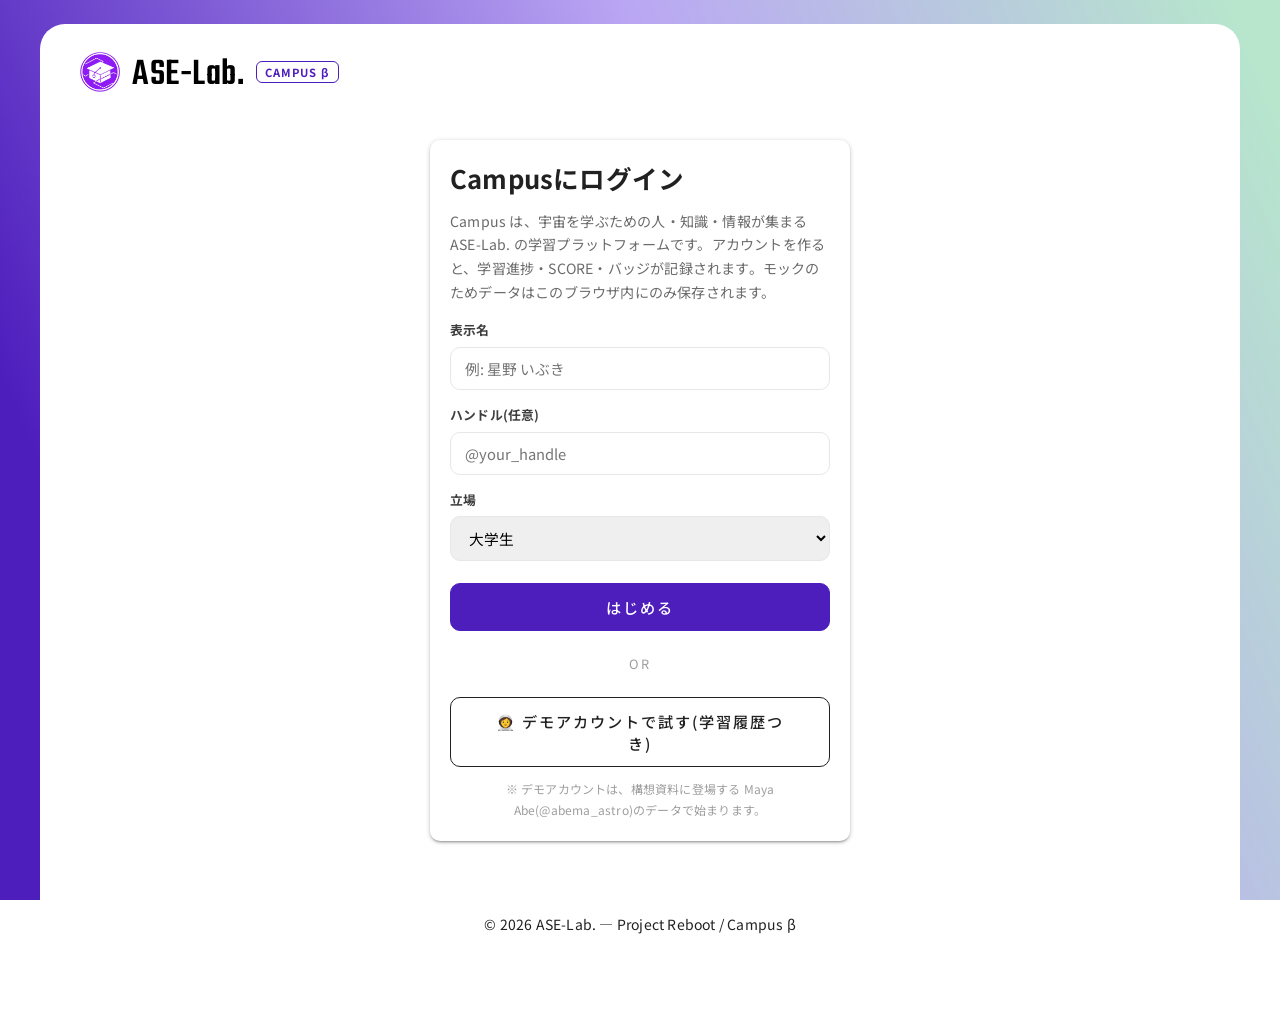
<file: index.html>
<!DOCTYPE html>
<html lang="ja">
<head>
<meta charset="utf-8">
<meta name="viewport" content="width=device-width, initial-scale=1">
<title>ASE-Lab. Campus</title>
<link rel="icon" href="img/logo.webp">
<meta name="robots" content="noindex">
<style>
  html,body{height:100%;margin:0}
  body{display:flex;align-items:center;justify-content:center;
    background:linear-gradient(135deg,#5b2fd4,#8e6ae6);color:#fff;
    font-family:"Noto Sans JP",system-ui,sans-serif}
  .gate{text-align:center}
  .gate .word{font-family:Teko,sans-serif;font-size:2.4rem;letter-spacing:1px}
  .gate p{opacity:.85;font-size:.85rem;margin-top:6px}
  .gate a{color:#fff}
</style>
</head>
<body>
<!-- Campus 入口ゲート: ログイン済み→dashboard / 未ログイン→login に振り分ける。
     data.js は読まず、app.js の STORE_KEY と同じキーだけを見て即リダイレクトする。 -->
<div class="gate">
  <div class="word">ASE-Lab. Campus</div>
  <p>読み込み中…</p>
  <noscript><p>JavaScript を有効にするか、<a href="login.html">こちらからログイン</a>してください。</p></noscript>
</div>
<script>
  // キーは assets/app.js の STORE_KEY ("ase_reboot_user_v2") と一致させること
  var hasUser = false;
  try { hasUser = !!JSON.parse(localStorage.getItem("ase_reboot_user_v2")); } catch (e) { hasUser = false; }
  location.replace(hasUser ? "dashboard.html" : "login.html");
</script>
</body>
</html>
</file>
<file: assets/style.css>
/* =========================================================
   ASE-Lab. Reboot — 共通スタイル
   現行 ase-lab.space のデザイントークンを踏襲して拡張する。
   - 背景: 紫→緑の固定グラデーション (MainLayout.vue と同一)
   - 白い角丸25pxフレームにコンテンツを収める
   - フォント: Noto Sans JP(本文, 400/500) / Noto Sans JP Semibold(見出し・強調, 600〜700)
   - プライマリ: #4e1ebd
   ========================================================= */

:root {
  --primary: #4e1ebd;
  --primary-soft: rgba(78, 30, 189, 0.08);
  --secondary: #26a69a;
  --ink: #212121;
  --ink-title: #3f3f3f;
  --muted: #6b6b6b;
  --faint: #9e9e9e;
  --line: #e7e7e7;
  --card-hover: #ededed;
  /* Quasar パレット (チップ用) */
  --c-red: #f44336;
  --c-green: #4caf50;
  --c-blue: #2196f3;
  --c-orange: #ff9800;
  --c-purple: #9c27b0;
  --c-grey: #9e9e9e;
  /* 構想PDFのパステル (学習中ゼミカード) */
  --pastel-blue: #cfe0f5;
  --pastel-pink: #f0cfe8;
  --pastel-green: #d5edc8;
  --pastel-orange: #fadfc7;
  --msg-pink: #e79cd2;
  /* 学習カレンダー (GitHub風) */
  --cal-0: #ececec;
  --cal-1: #a7e3c6;
  --cal-2: #4fc494;
  --cal-3: #0e8a5f;
  --shadow-card: 0 1px 5px rgba(0, 0, 0, 0.2), 0 2px 2px rgba(0, 0, 0, 0.14),
    0 3px 1px -2px rgba(0, 0, 0, 0.12);
  --font-body: 'Noto Sans JP', sans-serif;
  --font-title: 'Noto Sans JP', sans-serif;
  --font-logo: 'Teko', 'Noto Sans JP', sans-serif;
}

* { box-sizing: border-box; }
html, body { margin: 0; padding: 0; }

body {
  font-family: var(--font-body);
  font-weight: 400;
  color: var(--ink);
  letter-spacing: 0.2px;
  font-size: 14px;
  line-height: 1.7;
}

/* 現行サイトと同じ固定グラデーション背景 */
.layout-background {
  background: linear-gradient(
    67.59deg,
    #4e1ebd 13.16%,
    rgba(125, 88, 233, 0.53) 60.4%,
    rgba(65, 189, 122, 0.38) 97.13%
  );
  position: fixed;
  top: 0; left: 0;
  width: 100vw; height: 100vh;
  z-index: -1;
}

/* 白フレーム */
.frame-container { margin: 0 40px; overflow: hidden; }
.frame-container-top {
  background-color: #fff;
  margin: 24px 0;
  padding: 28px 40px;
  border-radius: 25px;
  min-height: calc(100vh - 48px);
}
@media (max-width: 700px) {
  .frame-container { margin: 0 15px; }
  .frame-container-top { padding: 25px; margin: 15px 0; }
}

h1, h2, h3, h4, h5, h6 { margin: 0; font-weight: 700; }
a { color: var(--primary); }
p { margin: 0.4em 0; }
button { font-family: var(--font-body); cursor: pointer; }
:focus-visible { outline: 2px solid var(--primary); outline-offset: 2px; }

/* ============ ヘッダー (現行踏襲) ============ */
header.site-header {
  display: flex;
  justify-content: space-between;
  align-items: center;
  flex-wrap: wrap;
  gap: 8px;
}
.ase-lab-title {
  font-family: var(--font-title);
  font-size: 1.9rem;
  font-weight: 700;
  letter-spacing: 0.2px;
  line-height: 1;
  display: flex;
  align-items: center;
  gap: 12px;
}
.ase-lab-title a { text-decoration: none; color: black; display: flex; align-items: center; gap: 12px; }
.ase-lab-title img { width: 40px; height: 40px; }
/* ロゴ横のワードマークは Teko Medium (コンデンス体のためサイズ・ベースラインを調整) */
.logo-word {
  font-family: var(--font-logo);
  font-weight: 500;
  font-size: 2.4rem;
  letter-spacing: 0.5px;
  line-height: 1;
  transform: translateY(3px);
}
.reboot-mark {
  font-family: var(--font-title);
  font-weight: 700;
  font-size: 0.7rem;
  color: var(--primary);
  border: 1.5px solid var(--primary);
  border-radius: 6px;
  padding: 2px 8px;
  line-height: 1.5;
  letter-spacing: 1px;
  align-self: center;
}
@media (max-width: 700px) { .ase-lab-title { font-size: 1.6rem; } }

nav.navbar { display: flex; align-items: center; flex-wrap: wrap; }
.nav-link {
  color: black;
  font-size: 1rem;
  font-weight: 400;
  text-decoration: none;
  position: relative;
  padding: 4px;
  margin: 0 14px;
  letter-spacing: 2px;
  transition: all 0.3s;
}
.nav-link:hover { transform: rotate(-1deg); }
.nav-link .nav-border {
  display: block;
  height: 1px;
  background-color: black;
  transition: all 0.3s;
  width: 0;
}
.nav-link:hover .nav-border, .nav-link.active .nav-border { width: 100%; }

/* Lab入口 / アカウントチップ */
.lab-button {
  display: inline-flex;
  align-items: center;
  gap: 8px;
  background: var(--primary);
  color: #fff;
  text-decoration: none;
  border-radius: 999px;
  padding: 7px 20px;
  font-size: 0.95rem;
  font-weight: 500;
  letter-spacing: 2px;
  margin-left: 14px;
  transition: all 0.3s;
  border: none;
}
.lab-button:hover { opacity: 0.85; transform: rotate(-1deg); }
.account-chip {
  display: inline-flex;
  align-items: center;
  gap: 8px;
  border: 1px solid var(--line);
  border-radius: 999px;
  padding: 4px 14px 4px 5px;
  margin-left: 14px;
  color: var(--ink);
  text-decoration: none;
  font-size: 0.9rem;
  font-weight: 600;
  transition: all 0.3s;
}
.account-chip:hover { background: var(--card-hover); }
.account-chip .avatar-s {
  width: 28px; height: 28px;
  border-radius: 50%;
  background: var(--primary-soft);
  color: var(--primary);
  display: flex; align-items: center; justify-content: center;
  font-weight: 700; font-size: 0.85rem;
}
.account-chip .score-s { color: var(--muted); font-size: 0.8rem; }
img.avatar-s, img.avatar-l { object-fit: cover; flex: none; }
img.avatar-s { width: 28px; height: 28px; border-radius: 50%; }

/* ============ Campus ヘッダー (1段・sticky) ============ */
.campus-header {
  position: sticky;
  top: 0;
  z-index: 60;
  display: flex;
  align-items: center;
  gap: 20px;
  flex-wrap: wrap;
  background: #fff;
  margin: -28px -40px 20px;
  padding: 12px 40px;
  border-radius: 25px 25px 0 0;
  border-bottom: 1px solid var(--line);
}
.campus-header .c-logo {
  display: flex;
  align-items: center;
  gap: 10px;
  text-decoration: none;
  color: black;
}
.campus-header .c-logo img { width: 34px; height: 34px; }
.campus-header .c-logo .logo-word { font-size: 2rem; }
.c-nav { display: flex; align-items: center; gap: 2px; flex-wrap: wrap; flex: 1; }
.c-nav a {
  text-decoration: none;
  color: var(--ink-title);
  font-size: 0.88rem;
  font-weight: 600;
  padding: 6px 13px;
  border-radius: 999px;
  transition: all 0.2s;
  white-space: nowrap;
}
.c-nav a:hover { background: #ece6f9; }
.c-nav a.active { background: var(--primary); color: #fff; }
.c-right { display: flex; align-items: center; gap: 4px; position: relative; }
.c-right .account-chip, .c-right .lab-button { margin-left: 6px; }

/* ベル通知 */
.bell-btn {
  position: relative;
  background: none;
  border: none;
  font-size: 1.15rem;
  padding: 6px 8px;
  border-radius: 50%;
  line-height: 1;
  transition: background 0.2s;
}
.bell-btn:hover { background: #ece6f9; }
.bell-dot {
  position: absolute;
  top: 5px; right: 6px;
  width: 8px; height: 8px;
  border-radius: 50%;
  background: var(--c-red, #e53935);
  border: 1.5px solid #fff;
}
.bell-drop {
  display: none;
  position: absolute;
  top: calc(100% + 10px);
  right: 0;
  width: 380px;
  max-width: 86vw;
  background: #fff;
  border: 1px solid var(--line);
  border-radius: 14px;
  box-shadow: 0 8px 30px rgba(30, 15, 70, 0.16);
  overflow: hidden;
  z-index: 80;
}
.bell-drop.open { display: block; }
.bell-drop .bd-head {
  font-weight: 700;
  font-size: 0.85rem;
  padding: 12px 16px 10px;
  border-bottom: 1px solid var(--line);
}
.bell-drop .bd-head span { color: var(--faint); font-weight: 400; font-size: 0.75rem; margin-left: 6px; }
.bell-drop .bd-row {
  display: flex;
  align-items: center;
  gap: 8px;
  padding: 9px 16px;
  text-decoration: none;
  color: var(--ink);
  font-size: 0.82rem;
  border-bottom: 1px solid #f4f1fb;
  transition: background 0.15s;
}
.bell-drop .bd-row:hover { background: #f8f6fd; }
.bell-drop .bd-date { color: var(--faint); font-size: 0.74rem; flex: none; }
.bell-drop .n-tag { flex: none; white-space: nowrap; font-size: 0.68rem; padding: 1px 8px; border-radius: 999px; color: #fff; }
.bell-drop .bd-title { overflow: hidden; text-overflow: ellipsis; white-space: nowrap; }
.bell-drop .bd-all {
  display: block;
  text-align: center;
  padding: 10px;
  font-size: 0.82rem;
  font-weight: 600;
  text-decoration: none;
}

/* ============ ページヘッド (コンパクト・左寄せ) ============ */
.page-head {
  display: flex;
  align-items: baseline;
  gap: 14px;
  flex-wrap: wrap;
  margin: 4px 0 16px;
  color: var(--ink-title);
}
.page-head h1 { font-size: 1.5rem; font-weight: 700; letter-spacing: 0.5px; }
.page-head p { margin: 0; color: var(--muted); font-size: 0.85rem; }

/* セクションタイトル (現行 app.scss 踏襲) */
.section-title {
  display: flex;
  align-items: flex-end;
  gap: 24px;
  margin: 56px 0 20px;
}
.section-title .title { font-size: 3rem; font-weight: 700; color: var(--primary); line-height: 1.1; }
.section-title .subtitle { font-size: 1rem; font-weight: 700; margin-bottom: 6px; }
@media (max-width: 700px) { .section-title .title { font-size: 2rem; } }

.section-catch-phrase {
  line-height: 2.5rem;
  letter-spacing: 4px;
  font-size: 1.5rem;
  font-weight: 700;
}

/* ============ ボタン ============ */
.border-button {
  display: inline-block;
  border: 1px solid var(--ink);
  border-radius: 10px;
  background: #fff;
  color: var(--ink);
  text-decoration: none;
  text-align: center;
  padding: 12px 36px;
  font-size: 0.95rem;
  font-weight: 500;
  letter-spacing: 2px;
  transition: all 0.3s;
}
.border-button:hover { background: var(--ink); color: #fff; }
.border-button.primary { border-color: var(--primary); background: var(--primary); color: #fff; }
.border-button.primary:hover { opacity: 0.85; }
.border-button.sm { padding: 7px 20px; font-size: 0.85rem; }
.border-button:disabled { opacity: 0.4; cursor: not-allowed; }

.single-line-link {
  color: var(--ink);
  text-decoration: none;
  font-size: 0.9rem;
  border-bottom: 1px solid var(--ink);
  padding-bottom: 2px;
  transition: all 0.3s;
}
.single-line-link:hover { transform: rotate(-1deg); }

/* ============ カード / チップ (Quasar踏襲) ============ */
.card {
  background: #fff;
  border-radius: 10px;
  box-shadow: var(--shadow-card);
  padding: 16px 20px;
}
.chip {
  display: inline-flex;
  align-items: center;
  border-radius: 999px;
  padding: 2px 10px;
  height: 20px;
  font-size: 0.8rem;
  font-weight: 600;
  color: #fff;
  white-space: nowrap;
}
.chip.red { background: var(--c-red); }
.chip.green { background: var(--c-green); }
.chip.blue { background: var(--c-blue); }
.chip.orange { background: var(--c-orange); }
.chip.purple { background: var(--c-purple); }
.chip.grey { background: var(--c-grey); }
.chip.outline { background: #fff; color: var(--muted); border: 1px solid var(--line); }

/* ゼミカード(横型): 画像左 + 本文右 */
.seminar-card {
  background: #fff;
  border-radius: 10px;
  box-shadow: var(--shadow-card);
  padding: 14px 18px 14px 14px;
  margin-bottom: 14px;
  transition: all 0.3s;
  cursor: pointer;
  display: flex;
  gap: 16px;
  align-items: center;
}
.seminar-card:hover { transform: translateX(10px); background-color: var(--card-hover); }
.seminar-card .head { display: flex; align-items: flex-end; flex-wrap: wrap; gap: 8px; }
.seminar-card .title { font-weight: 700; font-size: 1.05rem; margin-right: 8px; }
.seminar-card .description {
  margin-top: 6px;
  font-weight: 400;
  font-size: 0.8rem;
  color: var(--ink);
  display: -webkit-box;
  overflow: hidden;
  -webkit-line-clamp: 2;
  -webkit-box-orient: vertical;
}
.seminar-card .meta { margin-top: 6px; font-size: 0.75rem; color: var(--muted); display: flex; gap: 16px; flex-wrap: wrap; }
.seminar-card .sem-body { flex: 1; min-width: 0; }
.sem-media { width: 104px; height: 104px; flex: none; border-radius: 10px; overflow: hidden; }
.sem-media img, .sem-media .sem-fallback { width: 100%; height: 100%; object-fit: cover; display: block; }
.sem-fallback { display: flex; flex-direction: column; align-items: center; justify-content: center; color: #fff; }
.sem-fallback .fnum { font-family: var(--font-logo); font-weight: 500; font-size: 1.7rem; line-height: 1; }
.sem-fallback .ffield { font-size: 0.66rem; font-weight: 700; letter-spacing: 1px; opacity: 0.85; margin-top: 3px; }

/* ゼミタイル(縦型・一覧ページ): 大きな画像 + ステータスバッジ (本番 SeminarCard.vue 踏襲) */
.seminar-tile {
  background: #fff;
  border-radius: 12px;
  box-shadow: var(--shadow-card);
  overflow: hidden;
  cursor: pointer;
  transition: all 0.3s;
  display: flex;
  flex-direction: column;
}
.seminar-tile:hover { transform: translateY(-4px); }
.seminar-tile .tile-media { position: relative; aspect-ratio: 16 / 10; overflow: hidden; }
.seminar-tile .tile-media img, .seminar-tile .tile-media .sem-fallback { position: absolute; inset: 0; width: 100%; height: 100%; object-fit: cover; display: flex; }
.seminar-tile .tile-media .sem-fallback .fnum { font-size: 2.6rem; }
.seminar-tile .tile-media .sem-fallback .ffield { font-size: 0.78rem; }
.seminar-tile .tile-badge {
  position: absolute;
  right: 10px; bottom: 10px;
  color: #fff;
  font-size: 0.72rem;
  font-weight: 700;
  padding: 2px 10px;
  border-radius: 999px;
  box-shadow: 0 1px 4px rgba(0, 0, 0, 0.35);
}
.seminar-tile .tile-body { padding: 12px 16px 14px; display: flex; flex-direction: column; flex: 1; }
.seminar-tile .head { display: flex; align-items: flex-end; flex-wrap: wrap; gap: 6px; }
.seminar-tile .title { font-weight: 700; font-size: 0.98rem; margin-right: 6px; }
.seminar-tile .description {
  margin-top: 6px;
  font-size: 0.78rem;
  color: var(--ink);
  display: -webkit-box;
  overflow: hidden;
  -webkit-line-clamp: 2;
  -webkit-box-orient: vertical;
}
.seminar-tile .meta { margin-top: 6px; font-size: 0.73rem; color: var(--muted); display: flex; gap: 12px; flex-wrap: wrap; }

/* ============ グリッド ============ */
/* グリッドは画面幅に応じて列数が変わる(auto-fill)。カードはやや小さめ */
.grid { display: grid; gap: 16px; }
.grid.c2 { grid-template-columns: repeat(auto-fill, minmax(330px, 1fr)); }
.grid.c3 { grid-template-columns: repeat(auto-fill, minmax(255px, 1fr)); }
.grid.c4 { grid-template-columns: repeat(auto-fill, minmax(200px, 1fr)); }
@media (max-width: 560px) { .grid.c2, .grid.c3, .grid.c4 { grid-template-columns: 1fr; } }

/* ============ ダッシュボード (構想PDF準拠) ============ */
.panel-label {
  font-size: 1.05rem;
  font-weight: 700;
  color: var(--ink-title);
  margin: 32px 0 12px;
}

/* スキルカード */
.skill-card {
  background: #fff;
  border-radius: 10px;
  box-shadow: var(--shadow-card);
  padding: 24px 28px;
  display: flex;
  align-items: center;
  gap: 0;
  flex-wrap: wrap;
}
.skill-card .cell { padding: 0 28px; text-align: center; }
.skill-card .cell + .cell { border-left: 1px solid var(--line); }
.skill-card .profile { display: flex; align-items: center; gap: 16px; text-align: left; }
.avatar-l {
  width: 74px; height: 74px;
  border-radius: 50%;
  background: var(--primary-soft);
  color: var(--primary);
  display: flex; align-items: center; justify-content: center;
  font-weight: 700; font-size: 1.8rem;
  border: 2px solid var(--primary);
  flex: none;
}
.skill-card .p-name { font-size: 1.35rem; font-weight: 700; line-height: 1.3; }
.skill-card .p-handle { color: var(--faint); font-size: 0.85rem; }
.flames { font-size: 1.05rem; letter-spacing: 3px; margin-top: 2px; }
.flames .off { filter: grayscale(1); opacity: 0.35; }
.skill-card .big-num { font-size: 2.4rem; font-weight: 700; line-height: 1.1; }
.skill-card .big-num.pink { color: #d963b8; }
.skill-card .big-num.gold { color: #e8a213; }
.skill-card .cell-label { font-size: 0.8rem; font-weight: 700; color: var(--ink-title); }
.skill-card .cell-icon { font-size: 1.3rem; }
.skill-card .schedule { text-align: left; font-size: 0.82rem; line-height: 1.9; }
.skill-card .schedule .date { font-weight: 700; }
@media (max-width: 900px) {
  .skill-card { gap: 18px; }
  .skill-card .cell { border-left: none !important; padding: 0 10px; }
}

/* 学習中のゼミ (パステル+円グラフ) */
.study-card {
  border-radius: 10px;
  box-shadow: var(--shadow-card);
  overflow: hidden;
  background: #fff;
  text-decoration: none;
  color: var(--ink);
  display: block;
  transition: all 0.3s;
}
.study-card:hover { transform: translateY(-4px); }
.study-card .visual {
  height: 110px;
  position: relative;
  display: flex;
  align-items: center;
  justify-content: center;
}
.study-card .visual .num {
  font-family: var(--font-title);
  font-weight: 700;
  font-size: 1.7rem;
  color: rgba(0, 0, 0, 0.25);
  letter-spacing: 1px;
}
.study-card .pie { position: absolute; right: 12px; bottom: 10px; }
.study-card .body { padding: 12px 16px 14px; }
.study-card .body .t { font-weight: 700; font-size: 0.95rem; }
.study-card .body .s { font-size: 0.75rem; color: var(--muted); margin-top: 2px; }

/* メッセージパネル */
.message-panel {
  background: #fff;
  border-radius: 10px;
  box-shadow: var(--shadow-card);
  overflow: hidden;
}
.message-panel .mp-head {
  background: var(--msg-pink);
  color: #fff;
  font-weight: 700;
  font-size: 1rem;
  padding: 10px 18px;
  letter-spacing: 2px;
}
.message-panel ul { list-style: none; margin: 0; padding: 6px 0; }
.message-panel li {
  display: flex;
  align-items: center;
  justify-content: space-between;
  gap: 8px;
  padding: 9px 18px;
  font-size: 0.88rem;
  border-bottom: 1px solid #f3f3f3;
  color: var(--faint);
  cursor: pointer;
  transition: background 0.2s;
}
.message-panel li:hover { background: #faf5fb; }
.message-panel li:last-child { border-bottom: none; }
.message-panel li.unread { color: var(--ink); font-weight: 500; }
.message-panel .dot { width: 12px; height: 12px; border-radius: 50%; background: var(--msg-pink); flex: none; }

/* 学習カレンダー */
.calendar-panel {
  background: #fff;
  border-radius: 10px;
  box-shadow: var(--shadow-card);
  padding: 16px 18px;
}
.calendar-panel .cal-title { font-weight: 700; font-size: 0.95rem; margin-bottom: 10px; }
.cal-grid { display: grid; grid-auto-flow: column; grid-template-rows: repeat(7, 12px); gap: 3px; justify-content: start; }
.cal-grid i { width: 12px; height: 12px; border-radius: 3px; background: var(--cal-0); }
.cal-grid i.l1 { background: var(--cal-1); }
.cal-grid i.l2 { background: var(--cal-2); }
.cal-grid i.l3 { background: var(--cal-3); }
.cal-legend { display: flex; align-items: center; gap: 4px; font-size: 0.7rem; color: var(--faint); margin-top: 8px; justify-content: flex-end; }
.cal-legend i { width: 10px; height: 10px; border-radius: 2px; display: inline-block; background: var(--cal-0); }
.cal-legend i.l1 { background: var(--cal-1); }
.cal-legend i.l2 { background: var(--cal-2); }
.cal-legend i.l3 { background: var(--cal-3); }

/* 円グラフ (SVG donut) は inline で描画 */

/* ============ コース/ライブラリ 共通 ============ */
.filter-row { display: flex; gap: 8px; flex-wrap: wrap; align-items: center; margin: 4px 0 12px; }
.filter-btn {
  border: 1px solid var(--line);
  background: #fff;
  color: var(--muted);
  border-radius: 999px;
  padding: 5px 16px;
  font-size: 0.82rem;
  font-weight: 600;
  transition: all 0.2s;
}
.filter-btn:hover { color: var(--ink); }
.filter-btn.on { background: var(--primary); color: #fff; border-color: var(--primary); }
.search-box {
  border: 1px solid var(--line);
  border-radius: 10px;
  padding: 8px 14px;
  font-size: 0.88rem;
  font-family: var(--font-body);
  min-width: 220px;
}

.course-card {
  background: #fff;
  border-radius: 12px;
  box-shadow: var(--shadow-card);
  padding: 0;
  text-decoration: none;
  color: var(--ink);
  display: flex;
  flex-direction: column;
  transition: all 0.3s;
  overflow: hidden;
}
.course-card:hover { transform: translateY(-4px); }
/* コースカバー(実スライド1頁目 or 生成カバー) */
.course-card .cc-media { position: relative; aspect-ratio: 16 / 9; background: #1a1330; overflow: hidden; }
.course-card .cc-media img { position: absolute; inset: 0; width: 100%; height: 100%; object-fit: cover; display: block; }
.course-card .cc-flag {
  position: absolute;
  right: 10px; top: 10px;
  background: var(--c-green);
  color: #fff;
  font-size: 0.7rem;
  font-weight: 700;
  padding: 2px 10px;
  border-radius: 999px;
  box-shadow: 0 1px 4px rgba(0, 0, 0, 0.35);
}
.course-card .cc-body { padding: 14px 18px 18px; display: flex; flex-direction: column; gap: 10px; flex: 1; }
.course-card .top { display: flex; align-items: center; gap: 12px; }
.course-card .cicon {
  width: 40px; height: 40px;
  border-radius: 10px;
  background: var(--primary-soft);
  display: flex; align-items: center; justify-content: center;
  font-size: 1.25rem;
  flex: none;
}
.course-card h3 { font-size: 1rem; }
.course-card .en { font-family: var(--font-title); font-size: 0.72rem; letter-spacing: 1px; color: var(--faint); text-transform: uppercase; font-weight: 500; }
.course-card .desc { font-size: 0.8rem; color: var(--muted); flex: 1; margin: 0; }
.course-card .meta { display: flex; gap: 6px; flex-wrap: wrap; }

.progress-bar { height: 6px; border-radius: 3px; background: #efeaf9; overflow: hidden; }
.progress-bar > i { display: block; height: 100%; border-radius: 3px; background: var(--primary); }
.progress-meta { display: flex; justify-content: space-between; font-size: 0.72rem; color: var(--muted); margin-top: 4px; }

/* 難易度チップ (ライブラリ) */
.lvl { font-size: 0.72rem; font-weight: 700; border-radius: 5px; padding: 2px 8px; }
.lvl.l1 { background: #e3f3e6; color: #2e7d32; }
.lvl.l2 { background: #e3edf9; color: #1565c0; }
.lvl.l3 { background: #fdf0dc; color: #b26e0e; }
.lvl.l4 { background: #fbe3e1; color: #c62828; }

/* ============ レッスンプレイヤー ============ */
.player { max-width: 800px; margin: 0 auto; }
.player .topbar { display: flex; align-items: center; gap: 14px; margin: 10px 0 18px; flex-wrap: wrap; }
.player .topbar .t { font-weight: 700; font-size: 0.95rem; flex: 1; }
.dots { display: flex; gap: 6px; }
.dots i { width: 22px; height: 5px; border-radius: 3px; background: #efeaf9; }
.dots i.done { background: var(--secondary); }
.dots i.cur { background: var(--primary); }
.slide {
  background: #fff;
  border-radius: 10px;
  box-shadow: var(--shadow-card);
  padding: 36px 40px;
  min-height: 360px;
}
@media (max-width: 700px) { .slide { padding: 24px 20px; } }
.slide .stype { font-family: var(--font-title); font-weight: 700; font-size: 0.78rem; letter-spacing: 1.5px; color: var(--primary); text-transform: uppercase; }
.slide h2 { font-size: 1.4rem; margin: 8px 0 12px; }
.slide .body-text { font-size: 0.92rem; max-width: 40em; }
.slide .body-text p { margin: 0 0 0.9em; }
.key-points { margin-top: 18px; padding: 14px 18px; background: #f6f4fc; border-radius: 10px; }
.key-points .kt { font-family: var(--font-title); font-weight: 700; font-size: 0.72rem; letter-spacing: 1.5px; color: var(--primary); }
.key-points ul { margin: 6px 0 0; padding-left: 20px; }
.key-points li { margin: 3px 0; font-size: 0.85rem; }
.formula {
  margin: 16px 0 0;
  padding: 12px 18px;
  border-left: 3px solid var(--primary);
  background: var(--primary-soft);
  border-radius: 0 8px 8px 0;
  font-size: 1rem;
  overflow-x: auto;
  white-space: nowrap;
}
.choices { display: grid; gap: 10px; margin-top: 16px; }
.choice {
  display: flex; gap: 12px; align-items: baseline;
  text-align: left;
  border: 1px solid var(--line);
  background: #fff;
  border-radius: 10px;
  padding: 12px 16px;
  font-size: 0.9rem;
  transition: all 0.2s;
}
.choice:hover:not(:disabled) { border-color: var(--primary); }
.choice .key { font-weight: 700; color: var(--muted); font-size: 0.8rem; }
.choice.correct { border-color: var(--c-green); background: #edf7ee; }
.choice.wrong { border-color: var(--c-red); background: #fdecea; }
.choice:disabled { cursor: default; }
.explain { margin-top: 14px; padding: 12px 16px; border-radius: 10px; background: #f6f4fc; font-size: 0.85rem; }
.explain b.ok { color: #2e7d32; }
.explain b.miss { color: #c62828; }
.player .navrow { display: flex; justify-content: space-between; margin-top: 16px; }

/* トースト */
.toast {
  position: fixed;
  bottom: 26px; left: 50%;
  transform: translate(-50%, 20px);
  background: var(--primary);
  color: #fff;
  font-size: 0.85rem;
  font-weight: 500;
  border-radius: 999px;
  padding: 9px 22px;
  opacity: 0;
  transition: all 0.3s;
  pointer-events: none;
  z-index: 60;
  letter-spacing: 1px;
}
.toast.show { opacity: 1; transform: translate(-50%, 0); }

/* ============ テーブル (メンバー一覧) ============ */
.member-table { width: 100%; border-collapse: collapse; font-size: 0.88rem; }
.member-table th {
  text-align: left;
  font-size: 0.75rem;
  color: var(--faint);
  font-weight: 700;
  padding: 8px 12px;
  border-bottom: 1px solid var(--line);
  letter-spacing: 1.5px;
}
.member-table td { padding: 12px; border-bottom: 1px solid #f3f3f3; }
.member-table tr.me td { background: #f6f4fc; }
.member-table .rank { font-family: var(--font-title); font-weight: 700; font-size: 1rem; color: var(--faint); letter-spacing: 0.5px; }
.member-table tr:nth-child(1) .rank, .member-table tr:nth-child(2) .rank, .member-table tr:nth-child(3) .rank { color: #e8a213; }
.member-table .m-name { font-weight: 700; }
.member-table .m-handle { color: var(--faint); font-size: 0.78rem; }
.member-table .m-score { font-weight: 700; color: var(--primary); }

/* ============ ロードマップ ============ */
.stage-flow { position: relative; }
.stage-item { display: flex; gap: 20px; padding-bottom: 30px; }
.stage-item .rail { width: 34px; display: flex; flex-direction: column; align-items: center; flex: none; }
.stage-item .node {
  width: 34px; height: 34px;
  border-radius: 50%;
  background: var(--primary-soft);
  color: var(--primary);
  border: 1.5px solid var(--primary);
  display: flex; align-items: center; justify-content: center;
  font-weight: 700;
  flex: none;
}
.stage-item .cord { width: 2px; flex: 1; background: var(--line); margin-top: 6px; }
.stage-item:last-child .cord { display: none; }
.stage-item h3 { font-size: 1.05rem; margin: 5px 0 4px; }
.stage-item .goal { color: var(--muted); font-size: 0.85rem; margin: 0 0 10px; }
.resource-list { display: grid; gap: 8px; }
.resource-list .r {
  display: flex; gap: 12px; align-items: center;
  font-size: 0.85rem;
  padding: 8px 14px 8px 8px;
  border: 1px solid var(--line);
  border-radius: 10px;
  background: #fff;
  color: var(--ink);
  text-decoration: none;
}
.resource-list a.r:hover { background: var(--card-hover); }
.resource-list .tag { font-family: var(--font-title); font-weight: 700; font-size: 0.68rem; letter-spacing: 1px; flex: none; }
.resource-list .tag.c { color: var(--primary); }
.resource-list .tag.b { color: #1565c0; }

/* ============ お知らせ (現行サイトの News セクション踏襲) ============ */
.news-row { display: flex; gap: 16px; padding: 14px 10px; border-bottom: 1px solid #ece5fb; align-items: center; flex-wrap: wrap; cursor: pointer; border-radius: 8px; transition: background 0.2s; }
.news-row:last-child { border-bottom: none; }
.news-row:hover { background: rgba(0,0,0,0.03); }
.news-row .n-date { font-family: var(--font-title); font-weight: 600; color: var(--faint); font-size: 0.85rem; letter-spacing: 0.3px; white-space: nowrap; font-variant-numeric: tabular-nums; }
.news-row .n-tag { font-weight: 700; font-size: 0.7rem; color: #fff; padding: 2px 10px; border-radius: 999px; white-space: nowrap; }
.news-row .n-title { font-weight: 500; font-size: 0.9rem; flex: 1; min-width: 200px; }

/* トップページの News スナップショット(#f2ecff の薄紫カード = 現行サイトと同色) */
.news-box { background: #f2ecff; border-radius: 10px; padding: 18px 26px 22px; }
.news-box-title { font-size: 1.2rem; font-weight: 700; margin-bottom: 4px; }
.news-box .news-row { border-bottom-color: #e6ddf8; padding: 12px 4px; }

/* トップページ ヒーローの実サイト地球儀画像 */
.hero-globe { width: 100%; max-width: 380px; display: block; margin: 0 auto; border-radius: 50%; }

/* トップページ「全国のメンバー」セクション(現行 MapView 踏襲) */
.map-row { display: flex; align-items: center; gap: 48px; flex-wrap: wrap; }
.map-img-link { flex: none; width: 300px; }
.map-img { width: 100%; display: block; transition: transform 0.3s; }
.map-img-link:hover .map-img { transform: scale(1.03); }
.map-text { flex: 1; min-width: 280px; }
.map-text p { color: var(--muted); font-size: 0.9rem; }
@media (max-width: 800px) { .map-row { justify-content: center; text-align: center; } .map-text { min-width: 100%; } }

/* ============ バッジ ============ */
.badge-grid { display: grid; grid-template-columns: repeat(3, 1fr); gap: 10px; }
@media (max-width: 700px) { .badge-grid { grid-template-columns: repeat(2, 1fr); } }
.badge-item { display: flex; gap: 10px; align-items: center; border: 1px solid var(--line); border-radius: 10px; padding: 10px 12px; background: #fff; }
.badge-item .bi { font-size: 1.3rem; }
.badge-item .bn { font-size: 0.82rem; font-weight: 700; line-height: 1.3; }
.badge-item .bd { font-size: 0.72rem; color: var(--muted); line-height: 1.4; }
.badge-item.locked { opacity: 0.4; filter: grayscale(1); }

/* ============ ログイン ============ */
.login-box { max-width: 420px; margin: 48px auto; }
.field { margin: 14px 0; }
.field label { display: block; font-size: 0.8rem; font-weight: 700; margin-bottom: 6px; color: var(--ink-title); }
.field input, .field select {
  width: 100%;
  border: 1px solid var(--line);
  border-radius: 10px;
  padding: 10px 14px;
  font-size: 0.92rem;
  font-family: var(--font-body);
}

/* ============ フッター (現行踏襲) ============ */
.footer-hr { margin: 56px 0 28px; height: 1px; width: 100%; background-color: var(--line); }
footer.site-footer { margin: 16px 0; text-align: center; }
footer.site-footer .social { display: flex; justify-content: center; gap: 20px; margin-bottom: 12px; }
footer.site-footer .social a {
  color: #525252;
  text-decoration: none;
  font-size: 1.25rem;
  width: 42px; height: 42px;
  border-radius: 50%;
  display: inline-flex; align-items: center; justify-content: center;
  transition: background 0.3s;
}
footer.site-footer .social a:hover { background: #f0f0f0; }
footer.site-footer .copy { font-size: 0.85rem; color: var(--ink); }
footer.site-footer .mock-note { font-size: 0.72rem; color: var(--faint); margin-top: 10px; }

/* ============ ヒーロー (トップ) ============ */
.hero-top { display: flex; align-items: center; gap: 40px; padding: 14px 0 20px; flex-wrap: wrap; }
.hero-top .left { flex: 1.2; min-width: 300px; }
.hero-top .right { flex: 1; min-width: 280px; }
.hero-catch { font-size: 2rem; line-height: 3.2rem; border-bottom: 2px solid var(--ink); padding-bottom: 14px; margin-bottom: 14px; }
.globe-placeholder { width: 100%; aspect-ratio: 1; max-width: 420px; margin: 0 auto; display: block; }

.pillar-card { background: #fff; border-radius: 10px; box-shadow: var(--shadow-card); padding: 24px; }
.pillar-card .icon { font-size: 1.8rem; }
.pillar-card h3 { font-size: 1.05rem; margin: 10px 0 6px; }
.pillar-card p { color: var(--muted); font-size: 0.85rem; margin: 0; }
.pillar-card .go { display: inline-block; margin-top: 12px; font-size: 0.85rem; font-weight: 700; text-decoration: none; color: var(--primary); }

.stat-strip { display: flex; gap: 0; border: 1px solid var(--line); border-radius: 14px; overflow: hidden; margin-top: 32px; flex-wrap: wrap; }
.stat-strip .st { flex: 1; min-width: 120px; padding: 16px 22px; border-right: 1px solid var(--line); text-align: center; }
.stat-strip .st:last-child { border-right: none; }
.stat-strip .num { font-family: var(--font-title); font-weight: 700; font-size: 1.9rem; color: var(--primary); line-height: 1; }
.stat-strip .lbl { font-size: 0.78rem; color: var(--muted); margin-top: 4px; }

@media (max-width: 700px) {
  .campus-header { margin: -25px -25px 16px; padding: 10px 25px; }
  .campus-header .c-logo .logo-word { font-size: 1.7rem; }
}

/* ============ ランキングのチラ見せ(未ログイン) ============ */
.rank-teaser { position: relative; }
.rank-teaser .rank-blur {
  filter: blur(6px);
  pointer-events: none;
  user-select: none;
  -webkit-user-select: none;
}
.rank-teaser .rank-gate {
  position: absolute;
  inset: 0;
  display: flex;
  flex-direction: column;
  align-items: center;
  justify-content: center;
  gap: 12px;
  text-align: center;
  background: linear-gradient(180deg, rgba(255,255,255,0.2), rgba(255,255,255,0.75));
}
.rank-teaser .rank-gate p { font-weight: 600; color: var(--ink-title); margin: 0; }

/* ============ 運営メンバー (about.html) ============ */
.staff-grid { display: grid; grid-template-columns: repeat(3, 1fr); gap: 18px; margin-top: 18px; }
@media (max-width: 900px) { .staff-grid { grid-template-columns: repeat(2, 1fr); } }
@media (max-width: 560px) { .staff-grid { grid-template-columns: 1fr; } }
.staff-card {
  border: 1px solid var(--line);
  border-radius: 12px;
  padding: 20px 18px;
  text-align: center;
  background: #fff;
}
.staff-card .s-avatar {
  width: 72px; height: 72px;
  border-radius: 50%;
  margin: 0 auto 10px;
  display: flex; align-items: center; justify-content: center;
  font-weight: 700; font-size: 1.6rem; color: #fff;
  object-fit: cover;
}
.staff-card .s-role {
  font-size: 0.72rem;
  font-weight: 700;
  letter-spacing: 1px;
  color: var(--primary);
  text-transform: uppercase;
}
.staff-card .s-name { font-size: 1.05rem; font-weight: 700; margin: 2px 0 6px; color: var(--ink-title); }
.staff-card .s-desc { font-size: 0.8rem; color: var(--muted); }

/* =========================================================
   Campus テーマ — Progate風レイアウト × ASE-Lab.カラー
   Campus系ページ(<body class="campus-theme">)は明るい背景+フラットな
   Progate風UI。カラートーンは ASE-Lab. のイメージカラー(紫・ピンク・赤)の
   3パレットを data-ctheme 属性で切替できる(右下のピッカー、localStorage保存)。
   - (既定) cosmos: 紫主体 (ブランドの #4e1ebd 系)
   - nebula: 紫×ピンク
   - aurora: 赤・マゼンタ
   ========================================================= */
.campus-theme {
  --accent: #6d47d9;
  --accent-strong: #5a35c4;
  --primary: #5b2fd4;
  --primary-soft: rgba(94, 53, 196, 0.1);
  --secondary: #8e6ae6;
  --ink: #4c4468;
  --ink-title: #352a5e;
  --muted: #7a7295;
  --faint: #a29bbd;
  --line: #e5e0f2;
  --card-hover: #f3f0fb;
  --track: #e9e4f6;
  --btn-border: #c9c2df;
  --page-bg: #f5f3fa;
  --header-bg: linear-gradient(100deg, #45189e 0%, #6a3fd6 100%);
  --shadow-card: 0 1px 3px rgba(53, 42, 94, 0.14);
  --font-body: 'Lato', 'M PLUS Rounded 1c', 'Hiragino Maru Gothic Pro', 'Noto Sans JP', sans-serif;
  --font-title: 'M PLUS Rounded 1c', 'Noto Sans JP', sans-serif;
  background: var(--page-bg);
  color: var(--ink);
}
.campus-theme[data-ctheme="nebula"] {
  --accent: #e0559f;
  --accent-strong: #cc3f8b;
  --primary: #c02e88;
  --primary-soft: rgba(224, 85, 159, 0.12);
  --secondary: #e79cd2;
  --ink: #5c435c;
  --ink-title: #521f4c;
  --muted: #96718f;
  --faint: #b795ae;
  --line: #f2dcea;
  --card-hover: #faf0f6;
  --track: #f3e1ec;
  --btn-border: #e3c3d6;
  --page-bg: #faf4f8;
  --header-bg: linear-gradient(100deg, #8e1f68 0%, #c73e93 100%);
  --shadow-card: 0 1px 3px rgba(82, 31, 76, 0.13);
}
.campus-theme[data-ctheme="aurora"] {
  --accent: #e0446c;
  --accent-strong: #c93058;
  --primary: #cf2f5f;
  --primary-soft: rgba(224, 68, 108, 0.12);
  --secondary: #ef8aa5;
  --ink: #5d4350;
  --ink-title: #55203a;
  --muted: #9a7284;
  --faint: #bd97a6;
  --line: #f2dce3;
  --card-hover: #fbf0f3;
  --track: #f4e1e7;
  --btn-border: #e4c4cd;
  --page-bg: #fbf4f6;
  --header-bg: linear-gradient(100deg, #a5244a 0%, #d84a72 100%);
  --shadow-card: 0 1px 3px rgba(85, 32, 58, 0.13);
}
.campus-theme .layout-background { display: none; }
.campus-theme .frame-container { margin: 0; overflow: visible; }
.campus-theme .frame-container-top {
  background: transparent;
  margin: 0 auto;
  padding: 0 28px 28px;
  border-radius: 0;
  max-width: 1280px;
}
/* ヘッダー: ブランドカラーの全幅バー(白抜き文字) */
.campus-theme .campus-header {
  margin: 0 calc(50% - 50vw) 22px;
  padding: 10px calc(50vw - 50% + 28px);
  border-radius: 0;
  border-bottom: none;
  background: var(--header-bg);
  box-shadow: 0 2px 8px rgba(53, 42, 94, 0.22);
}
.campus-theme .c-logo, .campus-theme .c-logo .logo-word { color: #fff; }
.campus-theme .reboot-mark { color: #fff; border-color: rgba(255, 255, 255, 0.85); }
.campus-theme .c-nav a { color: rgba(255, 255, 255, 0.92); font-family: var(--font-title); }
.campus-theme .c-nav a:hover { background: rgba(255, 255, 255, 0.16); }
.campus-theme .c-nav a.active { background: #fff; color: var(--primary); }
.campus-theme .bell-btn { color: #fff; }
.campus-theme .bell-btn:hover { background: rgba(255, 255, 255, 0.16); }
.campus-theme .bell-dot { border-color: transparent; }
.campus-theme .c-right .account-chip { border: none; background: rgba(255, 255, 255, 0.94); }
.campus-theme h1, .campus-theme h2, .campus-theme h3, .campus-theme h4 {
  font-family: var(--font-title);
  color: var(--ink-title);
}
/* ボタン: アクセント塗り(primary) / 枠線(標準) */
.campus-theme .border-button {
  border: 1px solid var(--btn-border);
  border-radius: 6px;
  color: var(--ink-title);
  font-weight: 700;
  font-family: var(--font-title);
}
.campus-theme .border-button:hover { background: var(--card-hover); }
.campus-theme .border-button.primary {
  background: var(--accent);
  border-color: var(--accent);
  color: #fff;
}
.campus-theme .border-button.primary:hover { background: var(--accent-strong); }
.campus-theme .lab-button { background: var(--accent); letter-spacing: 1px; font-weight: 700; }
.campus-theme .account-chip { background: #fff; }
.campus-theme .progress-bar { background: var(--track); }
.campus-theme .deck-progress { background: var(--track); }
.campus-theme .dots i { background: var(--track); }
.campus-theme .filter-btn { border-color: var(--btn-border); color: var(--ink-title); }
.campus-theme .filter-btn.on { background: var(--ink-title); border-color: var(--ink-title); color: #fff; }
.campus-theme .single-line-link { color: var(--primary); }
.campus-theme .footer-hr { background-color: var(--line); }
.campus-theme .site-footer, .campus-theme .mock-note { color: var(--muted); }

/* マイページメニュー(アカウントアイコンから開く)。テーマ設定を内包 */
.mp-wrap { position: relative; }
.mp-menu {
  display: none;
  position: absolute;
  top: calc(100% + 10px);
  right: 0;
  width: 280px;
  background: #fff;
  border: 1px solid var(--line);
  border-radius: 14px;
  box-shadow: 0 8px 30px rgba(30, 15, 70, 0.2);
  overflow: hidden;
  z-index: 85;
  color: var(--ink);
}
.mp-menu.open { display: block; }
.mp-menu .mm-user { display: flex; align-items: center; gap: 10px; padding: 14px 16px; border-bottom: 1px solid var(--line); background: var(--card-hover); }
.mp-menu .mm-user .n { font-weight: 700; color: var(--ink-title); font-size: 0.92rem; line-height: 1.3; }
.mp-menu .mm-user .h { font-size: 0.74rem; color: var(--muted); }
.mp-menu a.mm-item, .mp-menu button.mm-item {
  display: block;
  width: 100%;
  text-align: left;
  padding: 10px 16px;
  font-size: 0.86rem;
  color: var(--ink-title);
  text-decoration: none;
  background: none;
  border: none;
  border-bottom: 1px solid #f4f2fa;
  font-family: var(--font-body);
}
.mp-menu a.mm-item:hover, .mp-menu button.mm-item:hover { background: var(--card-hover); }
.mp-menu .mm-theme { padding: 10px 16px 12px; border-bottom: 1px solid #f4f2fa; }
.mp-menu .mm-theme .t { font-size: 0.72rem; font-weight: 700; color: var(--muted); margin-bottom: 6px; }
.mp-menu .mm-theme .row { display: flex; gap: 8px; }
.mp-menu .mm-theme button {
  flex: 1;
  border: 2px solid transparent;
  border-radius: 9px;
  background: none;
  padding: 4px 4px 3px;
  font-size: 0.64rem;
  font-weight: 700;
  color: var(--muted);
  text-align: center;
}
.mp-menu .mm-theme button .sw { display: block; height: 18px; border-radius: 6px; margin-bottom: 3px; }
.mp-menu .mm-theme button.on { border-color: var(--ink-title); color: var(--ink-title); }

/* Campus リッチフッター(共通情報の集約先) */
.campus-footer {
  margin: 56px calc(50% - 50vw) 0;
  padding: 36px calc(50vw - 50% + 28px) 22px;
  background: #241a40;
  color: rgba(255, 255, 255, 0.82);
}
.campus-footer a { color: rgba(255, 255, 255, 0.82); text-decoration: none; font-size: 0.82rem; }
.campus-footer a:hover { color: #fff; text-decoration: underline; }
.cf-grid { display: grid; grid-template-columns: 1.3fr 1fr 1fr 1fr; gap: 28px; max-width: 1224px; margin: 0 auto; }
@media (max-width: 900px) { .cf-grid { grid-template-columns: 1fr 1fr; } }
@media (max-width: 560px) { .cf-grid { grid-template-columns: 1fr; } }
.cf-brand .logo-word { color: #fff; font-size: 1.9rem; }
.cf-brand .cf-tag { font-size: 0.78rem; color: rgba(255, 255, 255, 0.6); margin: 8px 0 12px; }
.cf-brand .cf-sns { display: flex; gap: 14px; font-size: 1.05rem; }
.cf-brand .cf-sns a { text-decoration: none; }
.cf-col h4 { color: #fff; font-size: 0.8rem; letter-spacing: 1px; margin-bottom: 10px; }
.cf-col ul { list-style: none; margin: 0; padding: 0; display: grid; gap: 7px; }
.cf-bottom {
  max-width: 1224px;
  margin: 26px auto 0;
  padding-top: 14px;
  border-top: 1px solid rgba(255, 255, 255, 0.14);
  display: flex;
  justify-content: space-between;
  gap: 10px;
  flex-wrap: wrap;
  font-size: 0.72rem;
  color: rgba(255, 255, 255, 0.55);
}

/* ランキング: TOP3表彰台 + リスト */
.podium { display: grid; grid-template-columns: repeat(auto-fit, minmax(200px, 1fr)); gap: 16px; max-width: 760px; margin: 4px auto 22px; }
.podium-card {
  background: #fff;
  border-radius: 14px;
  box-shadow: var(--shadow-card);
  text-align: center;
  padding: 20px 14px 16px;
  position: relative;
  border-top: 4px solid var(--line);
}
.podium-card.p1 { border-top-color: #f5b301; }
.podium-card.p2 { border-top-color: #9fb2c8; }
.podium-card.p3 { border-top-color: #c98a4b; }
.podium-card .medal { font-size: 1.3rem; position: absolute; top: 10px; left: 12px; }
.podium-card .pd-avatar {
  width: 64px; height: 64px;
  border-radius: 50%;
  margin: 0 auto 8px;
  display: flex; align-items: center; justify-content: center;
  font-weight: 700; font-size: 1.5rem; color: #fff;
  background: var(--secondary);
  object-fit: cover;
}
.podium-card .pd-name { font-weight: 700; font-size: 0.95rem; color: var(--ink-title); }
.podium-card .pd-handle { font-size: 0.74rem; color: var(--faint); }
.podium-card .pd-score { font-family: var(--font-title); font-weight: 800; font-size: 1.5rem; color: var(--primary); margin-top: 4px; line-height: 1.1; }
.podium-card .pd-score small { font-size: 0.65rem; color: var(--muted); font-weight: 700; letter-spacing: 1px; }
.podium-card .pd-meta { font-size: 0.72rem; color: var(--muted); margin-top: 4px; }
.member-table img.m-avatar { object-fit: cover; }
.campus-theme .member-table tr.me td { background: var(--primary-soft); }

/* お知らせ: カード型リスト */
.news-list-card { max-width: 820px; margin: 0 auto; background: #fff; border-radius: 12px; box-shadow: var(--shadow-card); overflow: hidden; }
.news-item {
  display: flex;
  align-items: center;
  gap: 12px;
  padding: 14px 20px;
  border-bottom: 1px solid var(--line);
  font-size: 0.88rem;
  color: var(--ink);
}
.news-item:last-child { border-bottom: none; }
.news-item:hover { background: var(--card-hover); }
.news-item .ni-date { color: var(--faint); font-size: 0.78rem; flex: none; width: 84px; }
.news-item .ni-title { flex: 1; }
.news-item .ni-new {
  background: var(--accent);
  color: #fff;
  font-size: 0.62rem;
  font-weight: 800;
  letter-spacing: 1px;
  border-radius: 999px;
  padding: 1px 8px;
  flex: none;
}

/* ロードマップ: リソース行にサムネイル */
.resource-list .r-thumb { width: 58px; aspect-ratio: 16/9; object-fit: cover; border-radius: 5px; flex: none; }
.resource-list .r-bookthumb {
  width: 30px; height: 42px; border-radius: 3px; flex: none;
  object-fit: cover;
  display: flex; align-items: center; justify-content: center;
  color: #fff; font-size: 0.6rem; font-weight: 800;
}
.r-bookthumb.lvl-bg-1 { background: linear-gradient(135deg, #2e7d32, #66bb6a); }
.r-bookthumb.lvl-bg-2 { background: linear-gradient(135deg, #1565c0, #5f9bd9); }
.r-bookthumb.lvl-bg-3 { background: linear-gradient(135deg, #b26e0e, #e8944a); }
.r-bookthumb.lvl-bg-4 { background: linear-gradient(135deg, #c62828, #e57373); }
</file>
